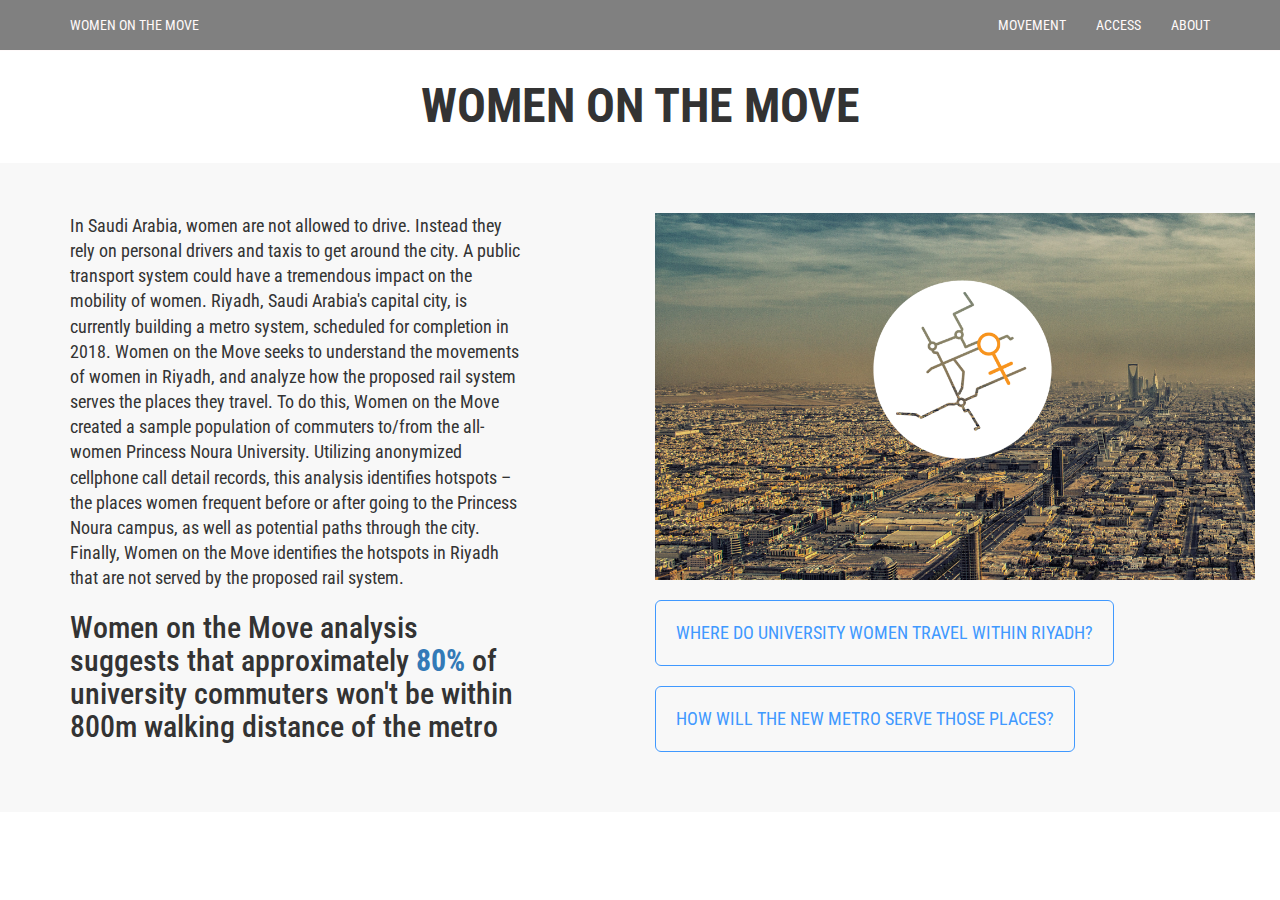
<file: project/index.html>
<!DOCTYPE html>
<html lang="en">

<head>

    <meta charset="utf-8">
    <meta http-equiv="X-UA-Compatible" content="IE=edge">
    <meta name="viewport" content="width=device-width, initial-scale=1">
    <meta name="description" content="">
    <meta name="author" content="">

    <title>Women on the Move</title>

    <!-- Bootstrap Core CSS -->
    <link href="css/bootstrap.css" rel="stylesheet">

    <!-- Custom CSS -->
    <link href="css/landing-page.css" rel="stylesheet">

    <!-- Custom Fonts -->
    <link href="font-awesome/css/font-awesome.min.css" rel="stylesheet" type="text/css">
    <link href="http://fonts.googleapis.com/css?family=Lato:300,400,700,300italic,400italic,700italic" rel="stylesheet" type="text/css">

    <!-- HTML5 Shim and Respond.js IE8 support of HTML5 elements and media queries -->
    <!-- WARNING: Respond.js doesn't work if you view the page via file:// -->
    <!--[if lt IE 9]>
        <script src="https://oss.maxcdn.com/libs/html5shiv/3.7.0/html5shiv.js"></script>
        <script src="https://oss.maxcdn.com/libs/respond.js/1.4.2/respond.min.js"></script>
    <![endif]-->
<style>

h1 {
    font-size:48px;
}
.button {
  display: inline-block;
  border-radius: 4px;
  background-color: #f16913;
  border: none;
  color: #FFFFFF;
  text-align: center;
  font-size: 36px;
  padding: 80px;
  width: 400px;
  transition: all 0.5s;
  cursor: pointer;
  margin: 5px;
}

.button span {
  cursor: pointer;
  display: inline-block;
  position: relative;
  transition: 0.5s;
}

.button span:after {
  content: '»';
  position: absolute;
  opacity: 0;
  top: 0;
  right: -20px;
  transition: 0.5s;
}

.button:hover span {
  padding-right: 25px;
}

.button:hover span:after {
  opacity: 1;
  right: 0;
}
</style>

</head>

<body>

    <!-- Navigation -->
    <nav class="navbar navbar-default navbar-fixed-top topnav" role="navigation">
        <div class="container topnav">
            <!-- Brand and toggle get grouped for better mobile display -->
            <div class="navbar-header">
                <button type="button" class="navbar-toggle" data-toggle="collapse" data-target="#bs-example-navbar-collapse-1">
                    <span class="sr-only">Toggle navigation</span>
                    <span class="icon-bar"></span>
                    <span class="icon-bar"></span>
                    <span class="icon-bar"></span>
                </button>
                                  <a class="navbar-brand topnav" href="/project">WOMEN ON THE MOVE</a>
            </div>
            <!-- Collect the nav links, forms, and other content for toggling -->
            <div class="collapse navbar-collapse" id="bs-example-navbar-collapse-1">
                <ul class="nav navbar-nav navbar-right">
                    <li>
                        <a href="/project/movement.html">MOVEMENT</a>
                    </li>
                    <li>
                        <a href="/project/access.html" target="blank">ACCESS</a>
                    </li>
                    <li>
                        <a href="/project/about.html" target="blank">ABOUT</a>
                    </li>
                </ul>
            </div>
            <!-- /.navbar-collapse -->
        </div>
        <!-- /.container -->
    </nav>

	<div class="container">
    <br>
    <br>
    <br>
    <h1 align="center"><strong>WOMEN ON THE MOVE</strong></h1>
    <br>
        </div>
    </div>
  <!-- <div class="content-section-a">
  <div class="container">
  <p><br></p>
  <h1><strong>WOMEN ON THE MOVE</strong></h1>
  </div>
  </div> -->
    <div class="content-section-a">
        <div class="container">
            <div class="row">
                <div class="col-lg-5 col-sm-6">
                    <!-- <hr class="section-heading-spacer"> -->
                    <div class="clearfix"></div>
                    <p class="lead">In Saudi Arabia, women are not allowed to drive. Instead they rely on personal drivers and taxis to get around the city. A public transport system could have a tremendous impact on the mobility of women. Riyadh, Saudi Arabia's capital city, is currently building a metro system, scheduled for completion in 2018. Women on the Move seeks to understand the movements of women in Riyadh, and analyze how the proposed rail system serves the places they travel. To do this, Women on the Move created a sample population of commuters to/from the all-women Princess Noura University. Utilizing anonymized cellphone call detail records, this analysis identifies hotspots – the places women frequent before or after going to the Princess Noura campus, as well as potential paths through the city. Finally, Women on the Move identifies the hotspots in Riyadh that are not served by the proposed rail system.</p>
                    <h2> Women on the Move analysis suggests that approximately <strong><a href="/project/access.html"> 80%</a></strong> of university commuters won't be within 800m walking distance of the metro</h2>

                   

                </div>
                <div class="col-lg-5 col-lg-offset-1 col-sm-6">
                    <img src="img/logo_final.PNG" width="600">
                    <br>
                    <br>
                     <p><a href="/project/movement.html" align="center" class="btn btn-default btn-lg">Where do university women travel within Riyadh?</a>  <br>
                    <br>                          
                    <a href="/project/access.html" align="center" class="btn btn-default btn-lg"> How will the new metro serve those places?</a> </p>
                  
                </div>
            </div>
        </div>
        <!-- /.container -->
        <div class="container">
        

  </div>



    <!-- jQuery -->
    <script src="js/jquery.js"></script>

    <!-- Bootstrap Core JavaScript -->
    <script src="js/bootstrap.min.js"></script>

</body>

</html>
</file>
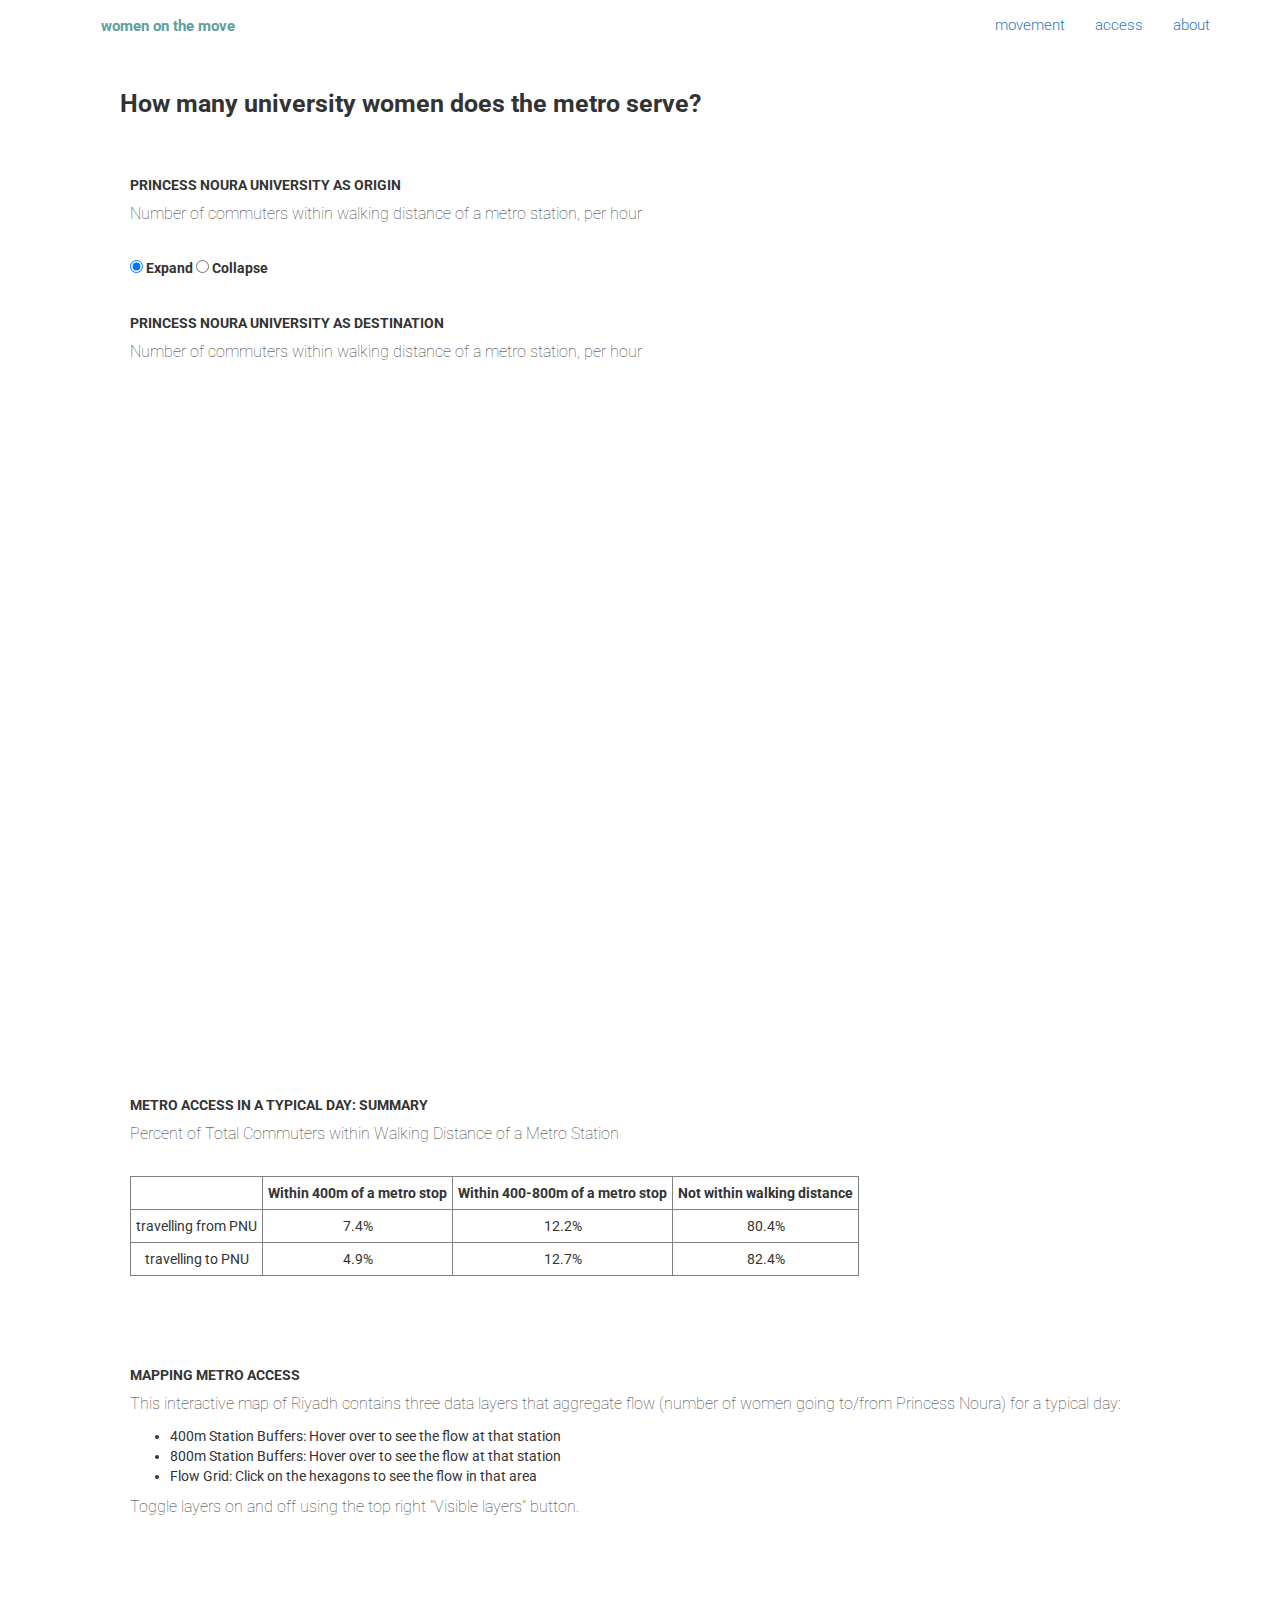
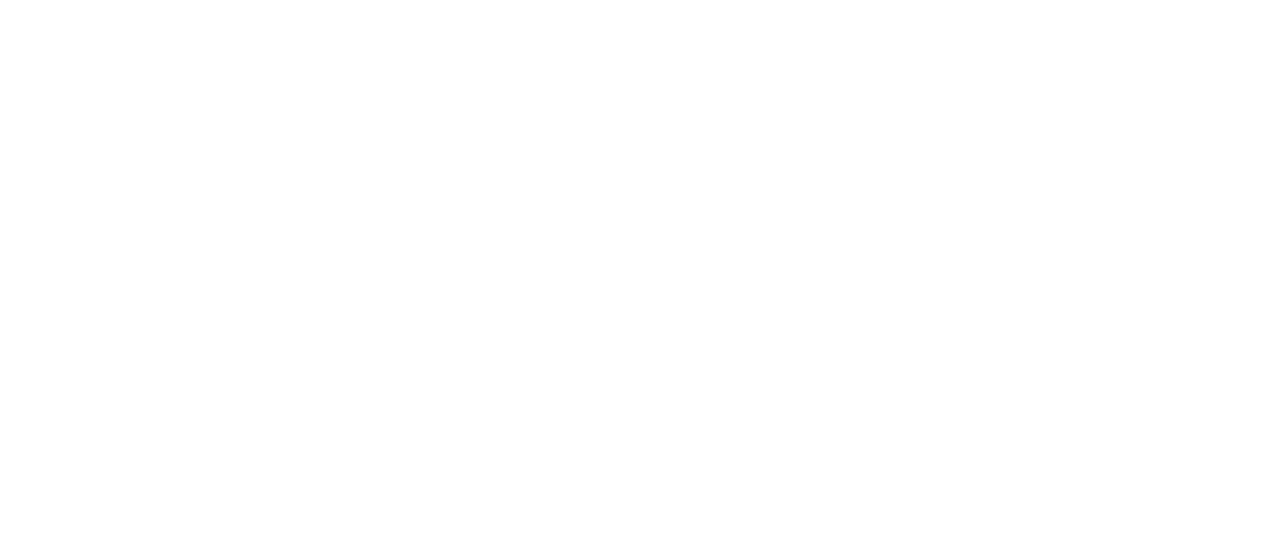
<file: access.html>
<!DOCTYPE html>
<html lang="en">

<head>

    <title>Service Gap Analysis</title>

    <!-- Bootstrap Core CSS -->
    <link href="css/bootstrap.css" rel="stylesheet">
    
    <!-- Custom CSS -->
    <link href="css/landing-page.css" rel="stylesheet">

    <!-- Custom Fonts -->
    <link href="font-awesome/css/font-awesome.min.css" rel="stylesheet" type="text/css">
    <link href="http://fonts.googleapis.com/css?family=Lato:300,400,700,300italic,400italic,700italic" rel="stylesheet" type="text/css">
   <link href="https://fonts.googleapis.com/css?family=Roboto:300,400,500" rel="stylesheet" type="text/css">

	<!-- Data links -->
    <script src="http://d3js.org/d3.v3.min.js" charset="utf-8"></script>
    <script src="http://d3js.org/queue.v1.min.js"></script>
    <script src="//d3js.org/d3.v3.min.js"></script>
    
    <style>
     .hotspothover {
            fill: #ffe28a; 
        }
    }

    .hotspot {
            opacity: .7;
        }

    .buffer {
        fill: "#5F9EA0"
        stroke: "#5F9EA0"
    }

        body {
            position: absolute;
            top: 30px;
            font-family: 'Roboto', sans-serif;
            /*background-color: #FFFAFA;
            color: #708090;*/
        }
        p {
              font-family: 'Roboto', sans-serif;
              font-size: 16px;
              font-weight: 100;
              padding-right: 50px;
        }
        h1 {
            font-family: 'Roboto', sans-serif;
            font-size:25px;
            font-weight: 300;
            padding-left: 50px;
            padding-right: 50px;
        }
        h3 {
            font-family: 'Roboto', sans-serif;
/*          position: absolute;
            left: 20px;*/
            font-size: 1em;
            font-weight: 300;
            /*color: #708090;*/
        }
        h2 {
            font-family: 'Roboto', sans-serif;
            font-size: 1em;
           /* color: #708090;*/
        }
        .navbar-custom {
          background-color: #FFFFFF;
          font-family: 'Roboto', sans-serif;
          font-size: 15px;
          font-weight: 300;
          color: #5F9EA0;
          padding-left: 50px;
          padding-right: 70px;
        }

#wrap{
  width:1200px;
  height:900px;
  margin-left: 60px;
  margin-top:30px;
        }

h2{
    margin:0;
    padding:0;
}

h4{
    margin:0;
    padding:0;
}

.axis path {
  display: none;
}

.axis line {
  fill: none;
  stroke: #000;
  shape-rendering: crispEdges;
}

.group-label {
  font-weight: bold;
  text-anchor: end;
}

#radio1 {
	width: 400px;
	height: 40px;
}

#form {
  width: 400px;
  height: 15px;
  position: relative;
  right: 10px;
  top: 10px;
}

#radio1>input[type=radio]{
	width:400px;
	height:15px;
	position: relative;
}
table, th, td {
    border-style: solid;
    border-width: 1px;
    border-color: gray;
    border-collapse: collapse;
}
th, td {
    padding: 5px;
    text-align: center;
}
table{
  /*width:600px;*/
  height:100px;
  background-color: #FFFFFF;
}

#tablesum {
  width:1200px;
  height:250px;
  margin-left:60px;
  margin-top:20px;
}

 #maptext{
     margin-left:60px;
   }

</style>
    
</head>

<body>

 <!-- Navigation -->
    <nav class="navbar navbar-fixed-top topnav navbar-custom" role="navigation">
        <div class="container-topnav">
            <!-- Brand and toggle get grouped for better mobile display -->
            <div class="navbar-header">
                <button type="button" class="navbar-toggle" data-toggle="collapse" data-target="#bs-example-navbar-collapse-1">
                    <span class="sr-only">Toggle navigation</span>
                    <span class="icon-bar"></span>
                    <span class="icon-bar"></span>
                    <span class="icon-bar"></span>
                </button>
                                  <a class="navbar navbar-brand topnav navbar-custom" href="/Riyadh"><strong>women on the move</strong></a>
            </div>
            <!-- Collect the nav links, forms, and other content for toggling -->
            <div class="collapse navbar-collapse" id="bs-example-navbar-collapse-1">
                <ul class="nav navbar-nav navbar-right">
                    <li>
                        <a href="/Riyadh/movement.html">movement</a>
                    </li>
                    <li>
                        <a href="/Riyadh/access.html">access</a>
                    </li>
                    <li>
                        <a href="/Riyadh/about.html">about</a>
                    </li>
                </ul>
            </div>
            <!-- /.navbar-collapse -->
        </div>
        <!-- /.container -->
    </nav>

    <div class="container">
    <br>
    <br>
    <h1 align="left"><strong>How many university women does the metro serve?</strong></h1>
    <br>
    </div>

    <div class="container">
    <div id="wrap">
     <h3><strong>PRINCESS NOURA UNIVERSITY AS ORIGIN</strong></h3>
    <p align="left"> Number of commuters within walking distance of a metro station, per hour</p>
    <div id="area1">
    </div>
     <br>
     <div id ="radio1"> 
     <form>
    <label><input type="radio" name="mode" value="multiples1" checked> Expand</label>
    <label><input type="radio" name="mode" value="stacked1"> Collapse</label>
    </form>
    </div>
    <div id="area2">  <h3><strong>PRINCESS NOURA UNIVERSITY AS DESTINATION</strong></h3>
    <p> Number of commuters within walking distance of a metro station, per hour</p></div>
</div>
<div id = tablesum> 
<h3><strong>METRO ACCESS IN A TYPICAL DAY: SUMMARY</strong></h3>
<p> Percent of Total Commuters within Walking Distance of a Metro Station</p>
<br>
<table id= summarychart>
  <tr>
    <th> </th>
    <th>Within 400m of a metro stop</th>
    <th>Within 400-800m of a metro stop</th>
    <th>Not within walking distance</th> 
  </tr>
  <tr> 
    <td>travelling from PNU</td>
    <td>7.4% </td> 
    <td>12.2% </td> 
    <td>80.4% </td> 
  </tr>
  <tr>
    <td>travelling to PNU </td>
    <td>4.9% </td> 
    <td>12.7% </td> 
    <td>82.4% </td> 
  </tr>
</table>	
</div>
    <div id="maptext">
    <h3><strong>MAPPING METRO ACCESS</strong></h3>
        <p>This interactive map of Riyadh contains three data layers that aggregate flow (number of women going to/from Princess Noura) for a typical day:
        <br>
        <ul>
        <li>400m Station Buffers: Hover over to see the flow at that station</li>
        <li>800m Station Buffers: Hover over to see the flow at that station</li>
        <li>Flow Grid: Click on the hexagons to see the flow in that area</li>
        </ul> 
        <p>Toggle layers on and off using the top right "Visible layers" button.</p>
        </div>
    <iframe width="100%" height="620" frameborder="0" src="https://cortni.cartodb.com/viz/67aa3566-19f6-11e6-8dd1-0e3ff518bd15/embed_map" allowfullscreen webkitallowfullscreen mozallowfullscreen oallowfullscreen msallowfullscreen></iframe>
    </div>

<script>
var margin = {top: 0, right: 20, bottom: 0, left: 60},
    width = 700 - margin.left - margin.right,
    height = 320 - margin.top - margin.bottom;

var ya0 = d3.scale.ordinal()
    .rangeRoundBands([height, 0], .2);

var ya1 = d3.scale.linear();

var xa = d3.scale.ordinal()
    .rangeRoundBands([0, width], .1, 0);

var xaAxis = d3.svg.axis()
    .scale(xa)
    .orient("bottom")
    // .tickValues(['6am','7am','8am','9am','10am','11am','12noon','1pm','2pm','3pm','4pm','5pm','6pm','7pm', '8pm','9pm','10pm','11pm']);

var nest1 = d3.nest()
    .key(function(d) { return d.levelaccess1; });

var stack1 = d3.layout.stack()
    .values(function(d) { return d.values; })
    .x(function(d) { return d.hour1; })
    .y(function(d) { return d.counta; })
    .out(function(d, ya0) { d.valueOffset = ya0 + (+d.order1); });

var color1 = d3.scale.category20();

var svg1 = d3.select("#area1").append("svg")
    .attr("width", width + margin.left + margin.right)
    .attr("height", height + margin.top + margin.bottom)
  .append("g")
    .attr("transform", "translate(" + margin.left + "," + margin.top + ")");


// var inputPND =  d3.selectAll("input").on("change", function(){
//    return this.value;})


d3.tsv("bars/PNOhotspotmetrobuffer.tsv", function(error, data) {
  data.forEach(function(d){
        d.hour1 = +d.hour1;
        d.counta = +d.counta;
  });

  var dataByGroup1 = nest1.entries(data);
  console.log(dataByGroup1);
  
  stack1(dataByGroup1);

  xa.domain(dataByGroup1[0].values.map(function(d) { return d.hour1; }));
  ya0.domain(dataByGroup1.map(function(d) { return d.key; }));
  ya1.domain([0, d3.max(data, function(d) { return d.counta; })]).range([ya0.rangeBand(), 0]);

  var group1 = svg1.selectAll(".group")
      .data(dataByGroup1)
    .enter().append("g")
      .attr("class", "group")
      .attr("transform", function(d) { return "translate(0," + ya0(d.key) + ")"; });

var tooltip1 = d3.select("#area1")
  .append("div")
  .style("position", "absolute")
  .style("font-family", "'Open Sans', sans-serif")
  .style("font-size", "12px")
  .style("z-index", "10")
  .style("visibility", "hidden");


  group1.append("text")
      .attr("class", "group-label")
      .attr("x", -6)
      .attr("y", function(d) { return ya1(d.values[0].counta / 2); })
      .attr("dy", ".1em")
      .text(function(d) { return d.key; });

  group1.selectAll("rect")
      .data(function(d) { return d.values; })
    .enter().append("rect")
      .style("fill", function(d) { return color1(d.levelaccess1); })
      .attr("x", function(d) { return xa(d.hour1); })
      .attr("y", function(d) { return ya1(d.counta); })
      .attr("width", xa.rangeBand())
      .attr("height", function(d) { return ya0.rangeBand() - ya1(d.counta); })
        .on("mouseover", function(d){
          return tooltip1.style("visibility", "visible").text(d.counta + "persons");
        })
        .on("mousemove", function(d){
          return tooltip1.style("top", (event.pageY-20)+"px").style("left",(event.pageX-100)+"px").text(d.counta + " persons ");
        })
        .on("mouseout", function(d){
          return tooltip1.style("visibility", "hidden");
        });

  group1.filter(function(d, i) { return !i; }).append("g")
      .attr("class", "x axis")
      .attr("transform", "translate(0," + ya0.rangeBand() + ")")
      .call(xaAxis);

});


  var timeout = setTimeout(function() {
    d3.select("input[value=\"stacked1\"]").property("checked", true).each(change);
  }, 1000);

  function transitionMultiples1() {
    var t1 = svg1.transition().duration(750),
        g1 = t1.selectAll(".group").attr("transform", function(d) { return "translate(0," + ya0(d.key) + ")"; });
    g1.selectAll("rect").attr("y", function(d) { return ya1(d.counta); });
    g1.select(".group-label").attr("y", function(d) { return ya1(d.values[0].counta / 2); })
  }

  function transitionStacked1() {
    var t1 = svg1.transition().duration(750),
        g1 = t1.selectAll(".group").attr("transform", "translate(0," + ya0(ya0.domain()[0]) + ")");
    g1.selectAll("rect").attr("y", function(d) { return ya1(d.counta + d.valueOffset); });
    g1.select(".group-label").attr("y", function(d) { return ya1(d.values[0].counta / 2 + d.values[0].valueOffset*10-10); })
  }

  function transitionMultiples() {
    var t = svg.transition().duration(750),
        g = t.selectAll(".group").attr("transform", function(d) { return "translate(0," + y0(d.key) + ")"; });
    g.selectAll("rect").attr("y", function(d) { return y1(d.count); });
    g.select(".group-label").attr("y", function(d) { return y1(d.values[0].count / 2); })
  }

  function transitionStacked() {
    var t = svg.transition().duration(750),
        g = t.selectAll(".group").attr("transform", "translate(0," + y0(y0.domain()[0]) + ")");
    g.selectAll("rect").attr("y", function(d) { return y1(d.count + d.valueOffset); });
    g.select(".group-label").attr("y", function(d) { return y1(d.values[0].count / 2 + d.values[0].valueOffset*2); })
  }

  function transitionMultiplesAll(){
    transitionMultiples();
    transitionMultiples1();
  }

  function transitionStackedAll(){
    transitionStacked();
    transitionStacked1();
  }

  function change() {
    clearTimeout(timeout);
    if (this.value === "multiples1") transitionMultiplesAll();
    else transitionStackedAll();
    console.log("changedtoo");
  }

// var margin = {top: 0, right: 20, bottom: 0, left: 60},
//     width = 700- margin.left - margin.right,
//     height = 320 - margin.top - margin.bottom;

var y0 = d3.scale.ordinal()
    .rangeRoundBands([height, 0], .2);

var y1 = d3.scale.linear();

var x = d3.scale.ordinal()
    .rangeRoundBands([0, width], .1, 0);

var xAxis = d3.svg.axis()
    .scale(x)
    .orient("bottom");
    // .tickFormat(formatDate);

var nest = d3.nest()
    .key(function(d) { return d.levelaccess; });

var stack = d3.layout.stack()
    .values(function(d) { return d.values; })
    .x(function(d) { return d.hour; })
    .y(function(d) { return d.count; })
    .out(function(d, y0) { d.valueOffset = y0 + (+d.order); });

var color = d3.scale.category20();

var svg = d3.select("#area2").append("svg")
    .attr("width", width + margin.left + margin.right)
    .attr("height", height + margin.top + margin.bottom)
  .append("g")
    .attr("transform", "translate(" + margin.left + "," + margin.top + ")");



d3.tsv("bars/PNDhotspotmetrobuffer.tsv", function(error, data) {
  data.forEach(function(d){
    d.hour = +d.hour;
    d.count = +d.count;
    d.levelaccess = d.levelaccess;
  });

  var dataByGroup = nest.entries(data);
  console.log(dataByGroup);
  
  stack(dataByGroup);

  x.domain(dataByGroup[0].values.map(function(d) { return d.hour; }));
  y0.domain(dataByGroup.map(function(d) { return d.key; }));
  y1.domain([0, d3.max(data, function(d) { return d.count; })]).range([y0.rangeBand(), 0]);

  var group = svg.selectAll(".group")
      .data(dataByGroup)
    .enter().append("g")
      .attr("class", "group")
      .attr("transform", function(d) { return "translate(0," + y0(d.key) + ")"; });

var tooltip = d3.select("#area2")
  .append("div")
  .style("position", "absolute")
  .style("font-family", "'Open Sans', sans-serif")
  .style("font-size", "12px")
  .style("z-index", "10")
  .style("visibility", "hidden");

  group.append("text")
      .attr("class", "group-label")
      .attr("x", -6)
      .attr("y", function(d) { return y1(d.values[0].count / 2); })
      .attr("dy", ".1em")
      .text(function(d) { return d.key; });

  group.selectAll("rect")
      .data(function(d) { return d.values; })
    .enter().append("rect")
      .style("fill", function(d) { return color(d.levelaccess); })
      .attr("x", function(d) { return x(d.hour); })
      .attr("y", function(d) { return y1(d.count); })
      .attr("width", x.rangeBand())
      .attr("height", function(d) { return y0.rangeBand() - y1(d.count); })
        .on("mouseover", function(d){
          return tooltip.style("visibility", "visible").text(d.count + "persons");
        })
        .on("mousemove", function(d){
          return tooltip.style("top", (event.pageY)+"px").style("left",(event.pageX-100)+"px").text(d.count + " persons ");
        })
        .on("mouseout", function(d){
          return tooltip.style("visibility", "hidden");
        });

  group.filter(function(d, i) { return !i; }).append("g")
      .attr("class", "x axis")
      .attr("transform", "translate(0," + y0.rangeBand() + ")")
      .call(xAxis);

  d3.selectAll("input").on("change", change);

});


</script>    
</body>
</html>
</file>
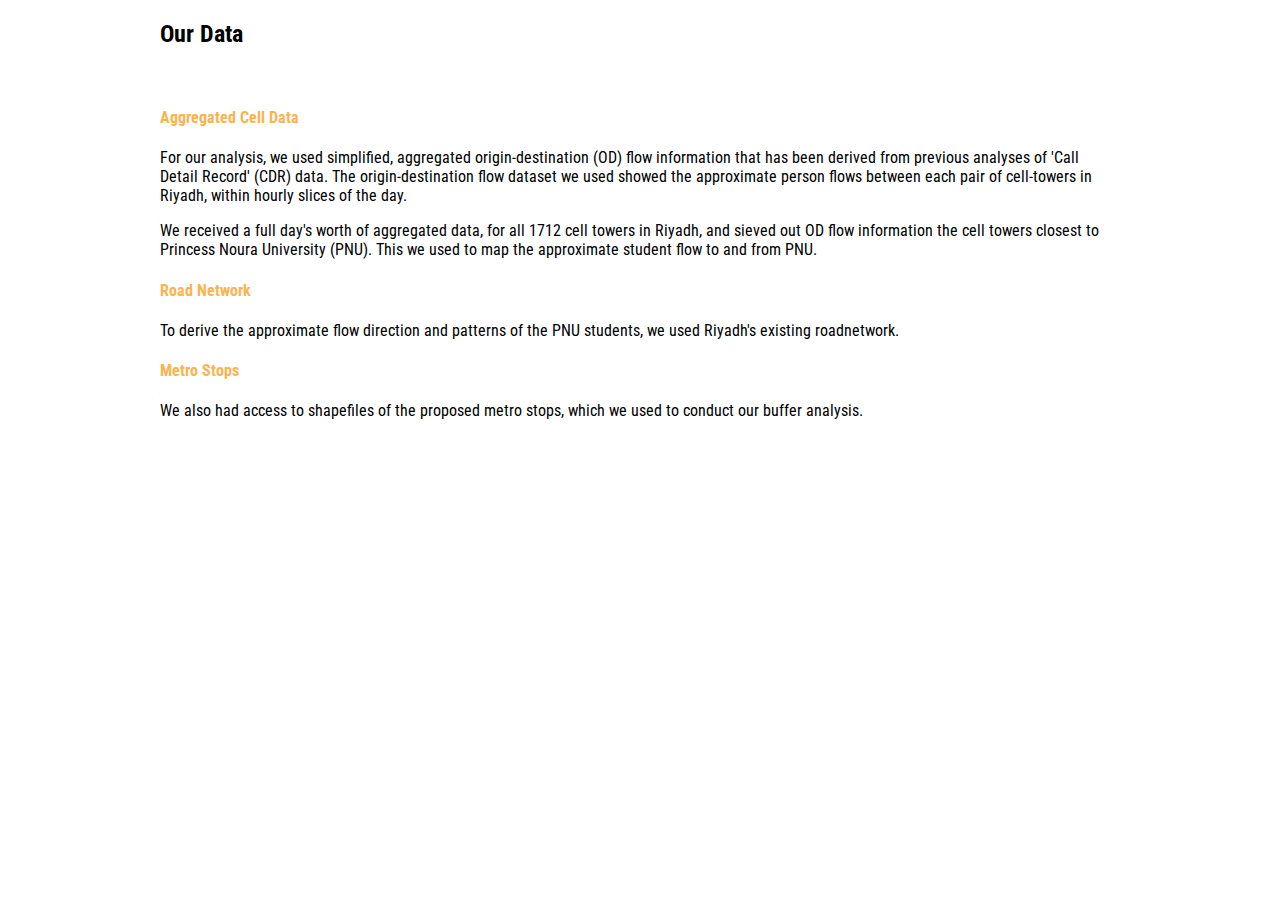
<file: data.html>
<!DOCTYPE html>
<meta charset="utf-8">
<style>
 @import url(https://fonts.googleapis.com/css?family=Roboto+Condensed);

h4 {
  color : #feb24c;
}

body {
  font-family: 'Roboto Condensed', sans-serif;
  margin: auto;
  position: relative;
  width: 960px;
}

</style>
<body>
<div id="container">
  <h2>Our Data</h2>
  <br>
  <h4> Aggregated Cell Data</h4>
  <p> For our analysis, we used simplified, aggregated origin-destination (OD) flow information that has been derived from previous analyses of 'Call Detail Record' (CDR) data. The origin-destination flow dataset we used showed the approximate person flows between each pair of cell-towers in Riyadh, within hourly slices of the day.  

  <p> We received a full day's worth of aggregated data, for all 1712 cell towers in Riyadh, and sieved out OD flow information the cell towers closest to Princess Noura University (PNU). This we used to map the approximate student flow to and from PNU. 

<h4> Road Network </h4>
  <p> To derive the approximate flow direction and patterns of the PNU students, we used Riyadh's existing roadnetwork.

<h4> Metro Stops </h4>
<p> We also had access to shapefiles of the proposed metro stops, which we used to conduct our buffer analysis.  


</div>
</body>

</script>
</file>
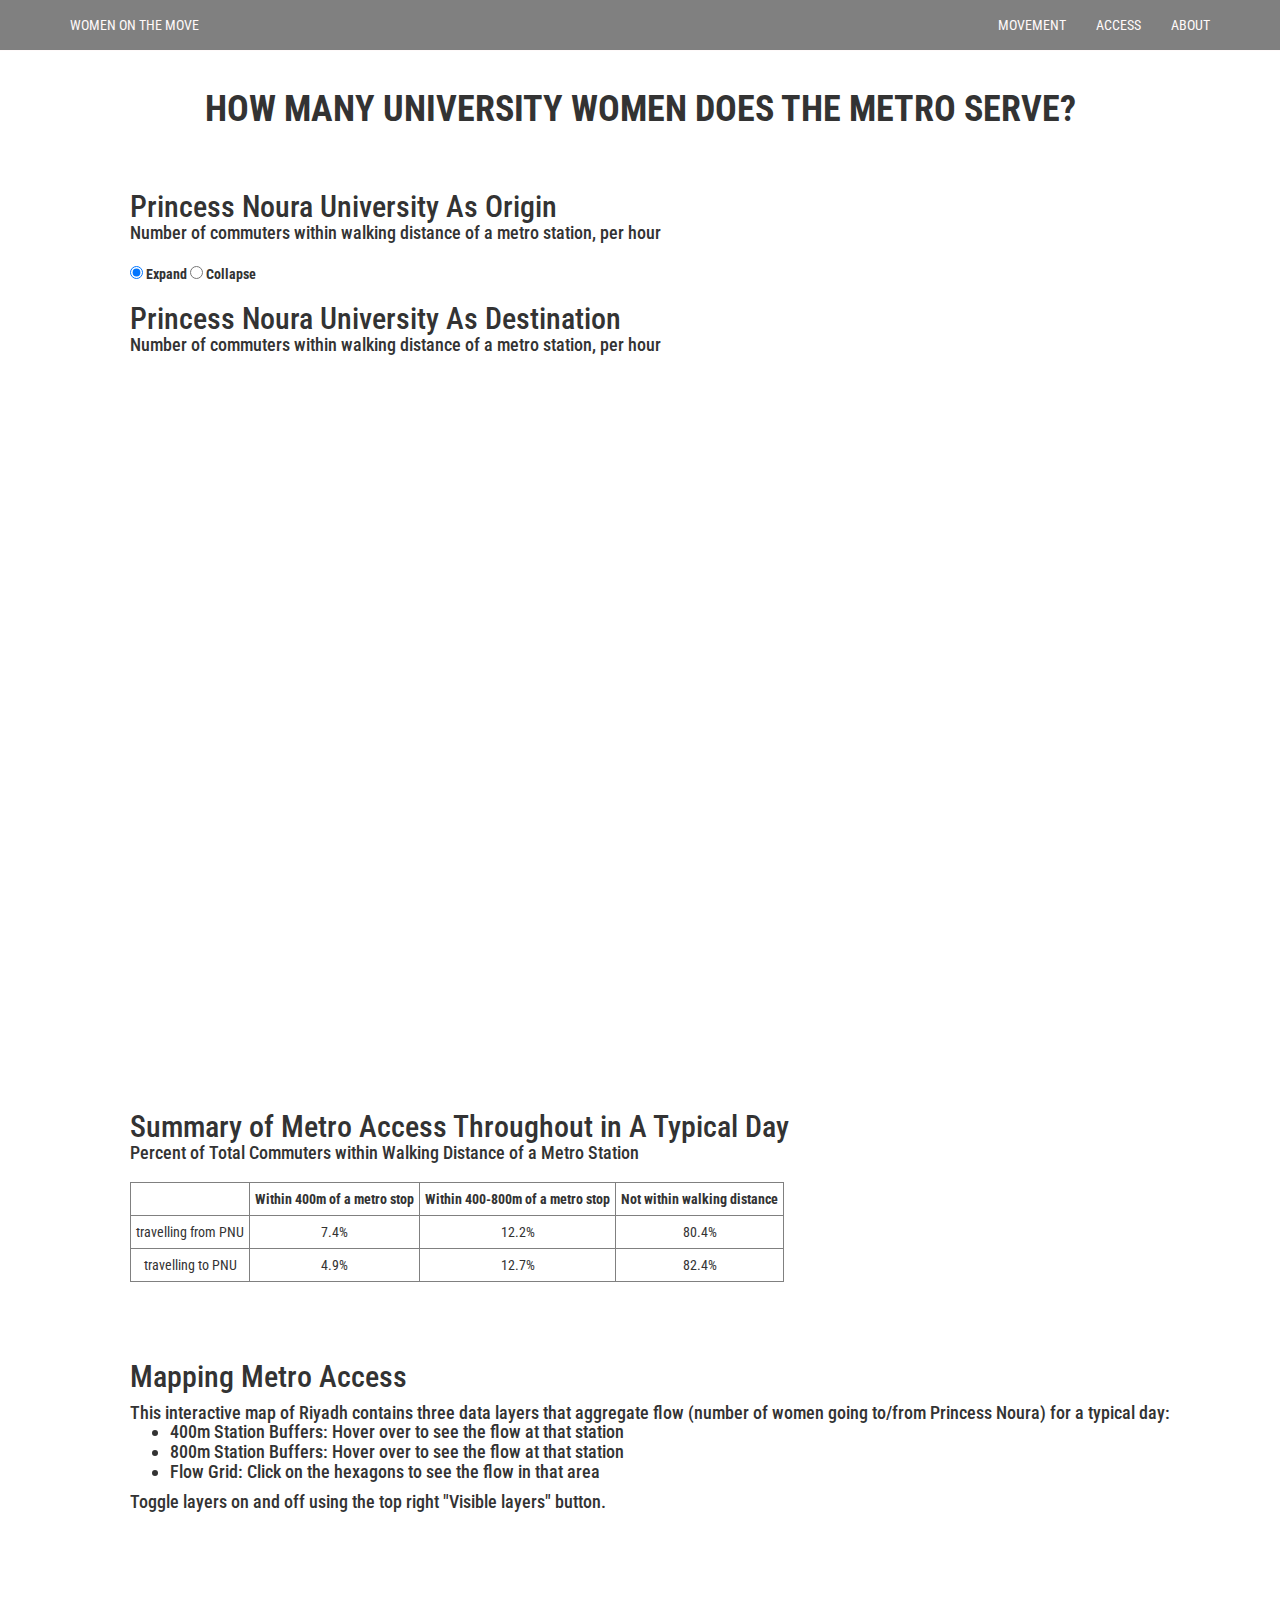
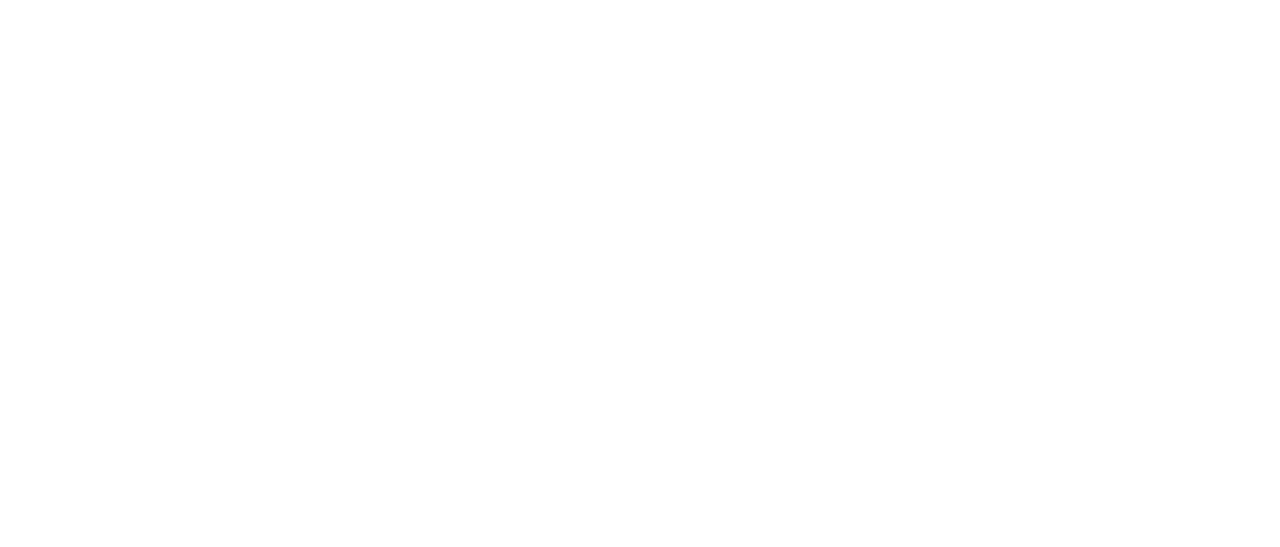
<file: project/access.html>
<!DOCTYPE html>
<html lang="en">

<head>

    <title>Service Gap Analysis</title>

    <!-- Bootstrap Core CSS -->
    <link href="css/bootstrap.css" rel="stylesheet">
    
    <!-- Custom CSS -->
    <link href="css/landing-page.css" rel="stylesheet">

    <!-- Custom Fonts -->
    <link href="font-awesome/css/font-awesome.min.css" rel="stylesheet" type="text/css">
    <link href="http://fonts.googleapis.com/css?family=Lato:300,400,700,300italic,400italic,700italic" rel="stylesheet" type="text/css">

	<!-- Data links -->
    <script src="http://d3js.org/d3.v3.min.js" charset="utf-8"></script>
    <script src="http://d3js.org/queue.v1.min.js"></script>
    <script src="//d3js.org/d3.v3.min.js"></script>
    
    <style>
    body {
      position: absolute;
      top: 30px;
    }
     .hotspothover {
            fill: #ffe28a; 
        }
    }

    .hotspot {
            opacity: .7;
        }

    .buffer {
        fill: "#5F9EA0"
        stroke: "#5F9EA0"
    }

    h2 {
        top: 300px;
    }

#wrap{
  width:1200px;
  height:900px;
  margin-left: 60px;
  margin-top:30px;
        }

h2{
    margin:0;
    padding:0;
}

h4{
    margin:0;
    padding:0;
}

.axis path {
  display: none;
}

.axis line {
  fill: none;
  stroke: #000;
  shape-rendering: crispEdges;
}

.group-label {
  font-weight: bold;
  text-anchor: end;
}

#radio1 {
	width: 400px;
	height: 40px;
}

#form {
  width: 400px;
  height: 15px;
  position: relative;
  right: 10px;
  top: 10px;
}

#radio1>input[type=radio]{
	width:400px;
	height:15px;
	position: relative;
}
table, th, td {
    border-style: solid;
    border-width: 1px;
    border-color: gray;
    border-collapse: collapse;
}
th, td {
    padding: 5px;
    text-align: center;
}
table{
  /*width:600px;*/
  height:100px;
  background-color: #FFFFFF;
}

#tablesum {
  width:1200px;
  height:250px;
  margin-left:60px;
  margin-top:20px;
}

 #maptext{
     margin-left:60px;
   }

</style>
    
</head>

<body>

 <!-- Navigation -->
    <nav class="navbar navbar-default navbar-fixed-top topnav" role="navigation">
        <div class="container topnav">
            <!-- Brand and toggle get grouped for better mobile display -->
            <div class="navbar-header">
                <button type="button" class="navbar-toggle" data-toggle="collapse" data-target="#bs-example-navbar-collapse-1">
                    <span class="sr-only">Toggle navigation</span>
                    <span class="icon-bar"></span>
                    <span class="icon-bar"></span>
                    <span class="icon-bar"></span>
                </button>
                    <a class="navbar-brand topnav" href="/project">WOMEN ON THE MOVE</a>
            </div>
            <!-- Collect the nav links, forms, and other content for toggling -->
            <div class="collapse navbar-collapse" id="bs-example-navbar-collapse-1">
                <ul class="nav navbar-nav navbar-right">
                    <li>
                        <a href="/project/movement.html">MOVEMENT</a>
                    </li>
                    <li>
                        <a href="/project/access.html">ACCESS</a>
                    </li>
                    <li>
                        <a href="/project/about.html">ABOUT</a>
                    </li>
                </ul>
            </div>
            <!-- /.navbar-collapse -->
        </div>
        <!-- /.container -->
    </nav>

      <div class="container">
    <br>
    <br>
    <h1 align="center"><strong>HOW MANY UNIVERSITY WOMEN DOES THE METRO SERVE?</strong></h1>
    <br>
        </div>
    <div class="container">
    <div id="wrap">
     <h2>Princess Noura University As Origin</h2>
    <h4> Number of commuters within walking distance of a metro station, per hour</h4>
    <div id="area1">
    </div>
     <br>
     <div id ="radio1"> 
     <form>
    <label><input type="radio" name="mode" value="multiples1" checked> Expand</label>
    <label><input type="radio" name="mode" value="stacked1"> Collapse</label>
    </form>
    </div>
    <div id="area2">  <h2>Princess Noura University As Destination</h2>
    <h4> Number of commuters within walking distance of a metro station, per hour</h4></div>
</div>
<div id = tablesum> 
<h2>Summary of Metro Access Throughout in A Typical Day</h2>
<h4> Percent of Total Commuters within Walking Distance of a Metro Station</h4>
<br>
<table id= summarychart>
  <tr>
    <th> </th>
    <th>Within 400m of a metro stop</th>
    <th>Within 400-800m of a metro stop</th>
    <th>Not within walking distance</th> 
  </tr>
  <tr> 
    <td>travelling from PNU</td>
    <td>7.4% </td> 
    <td>12.2% </td> 
    <td>80.4% </td> 
  </tr>
  <tr>
    <td>travelling to PNU </td>
    <td>4.9% </td> 
    <td>12.7% </td> 
    <td>82.4% </td> 
  </tr>
</table>	
</div>
    <div id="maptext">
    <h2 >Mapping Metro Access</h2>
        <p><h4>This interactive map of Riyadh contains three data layers that aggregate flow (number of women going to/from Princess Noura) for a typical day:
        <br>
        <ul>
        <li>400m Station Buffers: Hover over to see the flow at that station</li>
        <li>800m Station Buffers: Hover over to see the flow at that station</li>
        <li>Flow Grid: Click on the hexagons to see the flow in that area</li>
        </ul> 
        Toggle layers on and off using the top right "Visible layers" button. </p>
        </h4>
        </p>
        </div>
    <iframe width="100%" height="620" frameborder="0" src="https://cortni.cartodb.com/viz/67aa3566-19f6-11e6-8dd1-0e3ff518bd15/embed_map" allowfullscreen webkitallowfullscreen mozallowfullscreen oallowfullscreen msallowfullscreen></iframe>
    </div>

<script>
var margin = {top: 0, right: 20, bottom: 0, left: 60},
    width = 700 - margin.left - margin.right,
    height = 320 - margin.top - margin.bottom;

var ya0 = d3.scale.ordinal()
    .rangeRoundBands([height, 0], .2);

var ya1 = d3.scale.linear();

var xa = d3.scale.ordinal()
    .rangeRoundBands([0, width], .1, 0);

var xaAxis = d3.svg.axis()
    .scale(xa)
    .orient("bottom")
    // .tickValues(['6am','7am','8am','9am','10am','11am','12noon','1pm','2pm','3pm','4pm','5pm','6pm','7pm', '8pm','9pm','10pm','11pm']);

var nest1 = d3.nest()
    .key(function(d) { return d.levelaccess1; });

var stack1 = d3.layout.stack()
    .values(function(d) { return d.values; })
    .x(function(d) { return d.hour1; })
    .y(function(d) { return d.counta; })
    .out(function(d, ya0) { d.valueOffset = ya0 + (+d.order1); });

var color1 = d3.scale.category20();

var svg1 = d3.select("#area1").append("svg")
    .attr("width", width + margin.left + margin.right)
    .attr("height", height + margin.top + margin.bottom)
  .append("g")
    .attr("transform", "translate(" + margin.left + "," + margin.top + ")");


// var inputPND =  d3.selectAll("input").on("change", function(){
//    return this.value;})


d3.tsv("bars/PNOhotspotmetrobuffer.tsv", function(error, data) {
  data.forEach(function(d){
        d.hour1 = +d.hour1;
        d.counta = +d.counta;
  });

  var dataByGroup1 = nest1.entries(data);
  console.log(dataByGroup1);
  
  stack1(dataByGroup1);

  xa.domain(dataByGroup1[0].values.map(function(d) { return d.hour1; }));
  ya0.domain(dataByGroup1.map(function(d) { return d.key; }));
  ya1.domain([0, d3.max(data, function(d) { return d.counta; })]).range([ya0.rangeBand(), 0]);

  var group1 = svg1.selectAll(".group")
      .data(dataByGroup1)
    .enter().append("g")
      .attr("class", "group")
      .attr("transform", function(d) { return "translate(0," + ya0(d.key) + ")"; });

var tooltip1 = d3.select("#area1")
  .append("div")
  .style("position", "absolute")
  .style("font-family", "'Open Sans', sans-serif")
  .style("font-size", "12px")
  .style("z-index", "10")
  .style("visibility", "hidden");


  group1.append("text")
      .attr("class", "group-label")
      .attr("x", -6)
      .attr("y", function(d) { return ya1(d.values[0].counta / 2); })
      .attr("dy", ".1em")
      .text(function(d) { return d.key; });

  group1.selectAll("rect")
      .data(function(d) { return d.values; })
    .enter().append("rect")
      .style("fill", function(d) { return color1(d.levelaccess1); })
      .attr("x", function(d) { return xa(d.hour1); })
      .attr("y", function(d) { return ya1(d.counta); })
      .attr("width", xa.rangeBand())
      .attr("height", function(d) { return ya0.rangeBand() - ya1(d.counta); })
        .on("mouseover", function(d){
          return tooltip1.style("visibility", "visible").text(d.counta + "persons");
        })
        .on("mousemove", function(d){
          return tooltip1.style("top", (event.pageY-20)+"px").style("left",(event.pageX-100)+"px").text(d.counta + " persons ");
        })
        .on("mouseout", function(d){
          return tooltip1.style("visibility", "hidden");
        });

  group1.filter(function(d, i) { return !i; }).append("g")
      .attr("class", "x axis")
      .attr("transform", "translate(0," + ya0.rangeBand() + ")")
      .call(xaAxis);

});


  var timeout = setTimeout(function() {
    d3.select("input[value=\"stacked1\"]").property("checked", true).each(change);
  }, 1000);

  function transitionMultiples1() {
    var t1 = svg1.transition().duration(750),
        g1 = t1.selectAll(".group").attr("transform", function(d) { return "translate(0," + ya0(d.key) + ")"; });
    g1.selectAll("rect").attr("y", function(d) { return ya1(d.counta); });
    g1.select(".group-label").attr("y", function(d) { return ya1(d.values[0].counta / 2); })
  }

  function transitionStacked1() {
    var t1 = svg1.transition().duration(750),
        g1 = t1.selectAll(".group").attr("transform", "translate(0," + ya0(ya0.domain()[0]) + ")");
    g1.selectAll("rect").attr("y", function(d) { return ya1(d.counta + d.valueOffset); });
    g1.select(".group-label").attr("y", function(d) { return ya1(d.values[0].counta / 2 + d.values[0].valueOffset*10-10); })
  }

  function transitionMultiples() {
    var t = svg.transition().duration(750),
        g = t.selectAll(".group").attr("transform", function(d) { return "translate(0," + y0(d.key) + ")"; });
    g.selectAll("rect").attr("y", function(d) { return y1(d.count); });
    g.select(".group-label").attr("y", function(d) { return y1(d.values[0].count / 2); })
  }

  function transitionStacked() {
    var t = svg.transition().duration(750),
        g = t.selectAll(".group").attr("transform", "translate(0," + y0(y0.domain()[0]) + ")");
    g.selectAll("rect").attr("y", function(d) { return y1(d.count + d.valueOffset); });
    g.select(".group-label").attr("y", function(d) { return y1(d.values[0].count / 2 + d.values[0].valueOffset*2); })
  }

  function transitionMultiplesAll(){
    transitionMultiples();
    transitionMultiples1();
  }

  function transitionStackedAll(){
    transitionStacked();
    transitionStacked1();
  }

  function change() {
    clearTimeout(timeout);
    if (this.value === "multiples1") transitionMultiplesAll();
    else transitionStackedAll();
    console.log("changedtoo");
  }

// var margin = {top: 0, right: 20, bottom: 0, left: 60},
//     width = 700- margin.left - margin.right,
//     height = 320 - margin.top - margin.bottom;

var y0 = d3.scale.ordinal()
    .rangeRoundBands([height, 0], .2);

var y1 = d3.scale.linear();

var x = d3.scale.ordinal()
    .rangeRoundBands([0, width], .1, 0);

var xAxis = d3.svg.axis()
    .scale(x)
    .orient("bottom");
    // .tickFormat(formatDate);

var nest = d3.nest()
    .key(function(d) { return d.levelaccess; });

var stack = d3.layout.stack()
    .values(function(d) { return d.values; })
    .x(function(d) { return d.hour; })
    .y(function(d) { return d.count; })
    .out(function(d, y0) { d.valueOffset = y0 + (+d.order); });

var color = d3.scale.category20();

var svg = d3.select("#area2").append("svg")
    .attr("width", width + margin.left + margin.right)
    .attr("height", height + margin.top + margin.bottom)
  .append("g")
    .attr("transform", "translate(" + margin.left + "," + margin.top + ")");



d3.tsv("bars/PNDhotspotmetrobuffer.tsv", function(error, data) {
  data.forEach(function(d){
    d.hour = +d.hour;
    d.count = +d.count;
    d.levelaccess = d.levelaccess;
  });

  var dataByGroup = nest.entries(data);
  console.log(dataByGroup);
  
  stack(dataByGroup);

  x.domain(dataByGroup[0].values.map(function(d) { return d.hour; }));
  y0.domain(dataByGroup.map(function(d) { return d.key; }));
  y1.domain([0, d3.max(data, function(d) { return d.count; })]).range([y0.rangeBand(), 0]);

  var group = svg.selectAll(".group")
      .data(dataByGroup)
    .enter().append("g")
      .attr("class", "group")
      .attr("transform", function(d) { return "translate(0," + y0(d.key) + ")"; });

var tooltip = d3.select("#area2")
  .append("div")
  .style("position", "absolute")
  .style("font-family", "'Open Sans', sans-serif")
  .style("font-size", "12px")
  .style("z-index", "10")
  .style("visibility", "hidden");

  group.append("text")
      .attr("class", "group-label")
      .attr("x", -6)
      .attr("y", function(d) { return y1(d.values[0].count / 2); })
      .attr("dy", ".1em")
      .text(function(d) { return d.key; });

  group.selectAll("rect")
      .data(function(d) { return d.values; })
    .enter().append("rect")
      .style("fill", function(d) { return color(d.levelaccess); })
      .attr("x", function(d) { return x(d.hour); })
      .attr("y", function(d) { return y1(d.count); })
      .attr("width", x.rangeBand())
      .attr("height", function(d) { return y0.rangeBand() - y1(d.count); })
        .on("mouseover", function(d){
          return tooltip.style("visibility", "visible").text(d.count + "persons");
        })
        .on("mousemove", function(d){
          return tooltip.style("top", (event.pageY)+"px").style("left",(event.pageX-100)+"px").text(d.count + " persons ");
        })
        .on("mouseout", function(d){
          return tooltip.style("visibility", "hidden");
        });

  group.filter(function(d, i) { return !i; }).append("g")
      .attr("class", "x axis")
      .attr("transform", "translate(0," + y0.rangeBand() + ")")
      .call(xAxis);

  d3.selectAll("input").on("change", change);

});


</script>    
</body>
</html>
</file>
<file: project/css/landing-page.css>
/*!
 * Start Bootstrap - Landing Page Bootstrap Theme (http://startbootstrap.com)
 * Code licensed under the Apache License v2.0.
 * For details, see http://www.apache.org/licenses/LICENSE-2.0.
 */

@import url(https://fonts.googleapis.com/css?family=Roboto+Condensed);

body,
html {
    width: 100%;
    height: 100%;
}

body,
h1,
h2,
h3,
h4,
h5,
h6 {
    font-family: 'Roboto Condensed', sans-serif;
}

.topnav {
    font-size: 14px; 
}

.lead {
    font-size: 18px;
    font-weight: 400;
}

.intro-header {
    padding-top: 50px; /* If you're making other pages, make sure there is 50px of padding to make sure the navbar doesn't overlap content! */
    padding-bottom: 50px;
    text-align: center;
    color: #f8f8f8;
    background-image: url("https://farm6.staticflickr.com/5508/12294365584_75c43ecef4_k.jpg");
    background-position: center;
    background-size: cover;
    background-repeat: no-repeat;
    background-color: #D1D0CE
}

.intro-message {
    position: relative;
    padding-top: 20%;
    padding-bottom: 20%;
}

.intro-message > h1 {
    margin: 0;
    text-shadow: 2px 2px 3px rgba(0,0,0,0.6);
    font-size: 5em;
}

.intro-divider {
    width: 400px;
    border-top: 1px solid #f8f8f8;
    border-bottom: 1px solid rgba(0,0,0,0.2);
}

.intro-message > h3 {
    text-shadow: 2px 2px 3px rgba(0,0,0,0.6);
}

@media(max-width:767px) {
    .intro-message {
        padding-bottom: 15%;
    }

    .intro-message > h1 {
        font-size: 3em;
    }

    ul.intro-social-buttons > li {
        display: block;
        margin-bottom: 20px;
        padding: 0;
    }

    ul.intro-social-buttons > li:last-child {
        margin-bottom: 0;
    }

    .intro-divider {
        width: 100%;
    }
}

.network-name {
    text-transform: uppercase;
    font-size: 14px;
    font-weight: 400;
    letter-spacing: 2px;
}

.content-section-a {
    padding: 50px 0;
    background-color: #f8f8f8;
}

.content-section-b {
    padding: 50px 0;
    border-top: 1px solid #e7e7e7;
    border-bottom: 1px solid #e7e7e7;
}

.section-heading {
    margin-bottom: 30px;
}

.section-heading-spacer {
    float: left;
    width: 200px;
    border-top: 3px solid #e7e7e7;
}

.banner {
    padding: 100px 0;
    color: #f8f8f8;
    background: url(../img/banner-bg.jpg) no-repeat center center;
    background-size: cover;
}

.banner h2 {
    margin: 0;
    text-shadow: 2px 2px 3px rgba(0,0,0,0.6);
    font-size: 3em;
}

.banner ul {
    margin-bottom: 0;
}

.banner-social-buttons {
    float: right;
    margin-top: 0;
}

@media(max-width:1199px) {
    ul.banner-social-buttons {
        float: left;
        margin-top: 15px;
    }
}

@media(max-width:767px) {
    .banner h2 {
        margin: 0;
        text-shadow: 2px 2px 3px rgba(0,0,0,0.6);
        font-size: 3em;
    }

    ul.banner-social-buttons > li {
        display: block;
        margin-bottom: 20px;
        padding: 0;
    }

    ul.banner-social-buttons > li:last-child {
        margin-bottom: 0;
    }
}

footer {
    padding: 50px 0;
    background-color: #f8f8f8;
}

p.copyright {
    margin: 15px 0 0;
}
.btn {
    padding: 20px;
    border-radius: 1px white;
    text-transform: uppercase;
    font-family: "Roboto Condensed", Helvetica, Arial, sans-serif;;
    font-weight: 400;
    -webkit-transition: all .3s ease-in-out;
    -moz-transition: all .3s ease-in-out;
    transition: all .3s ease-in-out;
}

.btn-default {
    border: 1px solid #4099ff;
    color: #4099ff;
    background-color: transparent;
}

.btn-default:hover,
.btn-default:focus {
    border: 1px solid #4099ff;
    outline: 0;
    color: #ffb72d;
    background-color: transparent;
}
</file>
<file: css/landing-page.css>
/*!
 * Start Bootstrap - Landing Page Bootstrap Theme (http://startbootstrap.com)
 * Code licensed under the Apache License v2.0.
 * For details, see http://www.apache.org/licenses/LICENSE-2.0.
 */

@import url(https://fonts.googleapis.com/css?family=Roboto+Condensed);

body,
html {
    width: 100%;
    height: 100%;
}

body,
h1,
h2,
h3,
h4,
h5,
h6 {
    font-family: 'Roboto Condensed', sans-serif;
}

.topnav {
    font-size: 14px; 
}

.lead {
    font-size: 18px;
    font-weight: 400;
}

.intro-header {
    padding-top: 50px; /* If you're making other pages, make sure there is 50px of padding to make sure the navbar doesn't overlap content! */
    padding-bottom: 50px;
    text-align: center;
    color: #f8f8f8;
    background-image: url("https://farm6.staticflickr.com/5508/12294365584_75c43ecef4_k.jpg");
    background-position: center;
    background-size: cover;
    background-repeat: no-repeat;
    background-color: #D1D0CE
}

.intro-message {
    position: relative;
    padding-top: 20%;
    padding-bottom: 20%;
}

.intro-message > h1 {
    margin: 0;
    text-shadow: 2px 2px 3px rgba(0,0,0,0.6);
    font-size: 5em;
}

.intro-divider {
    width: 400px;
    border-top: 1px solid #f8f8f8;
    border-bottom: 1px solid rgba(0,0,0,0.2);
}

.intro-message > h3 {
    text-shadow: 2px 2px 3px rgba(0,0,0,0.6);
}

@media(max-width:767px) {
    .intro-message {
        padding-bottom: 15%;
    }

    .intro-message > h1 {
        font-size: 3em;
    }

    ul.intro-social-buttons > li {
        display: block;
        margin-bottom: 20px;
        padding: 0;
    }

    ul.intro-social-buttons > li:last-child {
        margin-bottom: 0;
    }

    .intro-divider {
        width: 100%;
    }
}

.network-name {
    text-transform: uppercase;
    font-size: 14px;
    font-weight: 400;
    letter-spacing: 2px;
}

.content-section-a {
    padding: 50px 0;
    background-color: #f8f8f8;
}

.content-section-b {
    padding: 50px 0;
    border-top: 1px solid #e7e7e7;
    border-bottom: 1px solid #e7e7e7;
}

.section-heading {
    margin-bottom: 30px;
}

.section-heading-spacer {
    float: left;
    width: 200px;
    border-top: 3px solid #e7e7e7;
}

.banner {
    padding: 100px 0;
    color: #f8f8f8;
    background: url(../img/banner-bg.jpg) no-repeat center center;
    background-size: cover;
}

.banner h2 {
    margin: 0;
    text-shadow: 2px 2px 3px rgba(0,0,0,0.6);
    font-size: 3em;
}

.banner ul {
    margin-bottom: 0;
}

.banner-social-buttons {
    float: right;
    margin-top: 0;
}

@media(max-width:1199px) {
    ul.banner-social-buttons {
        float: left;
        margin-top: 15px;
    }
}

@media(max-width:767px) {
    .banner h2 {
        margin: 0;
        text-shadow: 2px 2px 3px rgba(0,0,0,0.6);
        font-size: 3em;
    }

    ul.banner-social-buttons > li {
        display: block;
        margin-bottom: 20px;
        padding: 0;
    }

    ul.banner-social-buttons > li:last-child {
        margin-bottom: 0;
    }
}

footer {
    padding: 50px 0;
    background-color: #f8f8f8;
}

p.copyright {
    margin: 15px 0 0;
}
.btn {
    padding: 20px;
    border-radius: 1px white;
    text-transform: uppercase;
    font-family: "Roboto Condensed", Helvetica, Arial, sans-serif;;
    font-weight: 400;
    -webkit-transition: all .3s ease-in-out;
    -moz-transition: all .3s ease-in-out;
    transition: all .3s ease-in-out;
}

.btn-default {
    border: 1px solid #4099ff;
    color: #4099ff;
    background-color: transparent;
}

.btn-default:hover,
.btn-default:focus {
    border: 1px solid #4099ff;
    outline: 0;
    color: #ffb72d;
    background-color: transparent;
}
</file>
